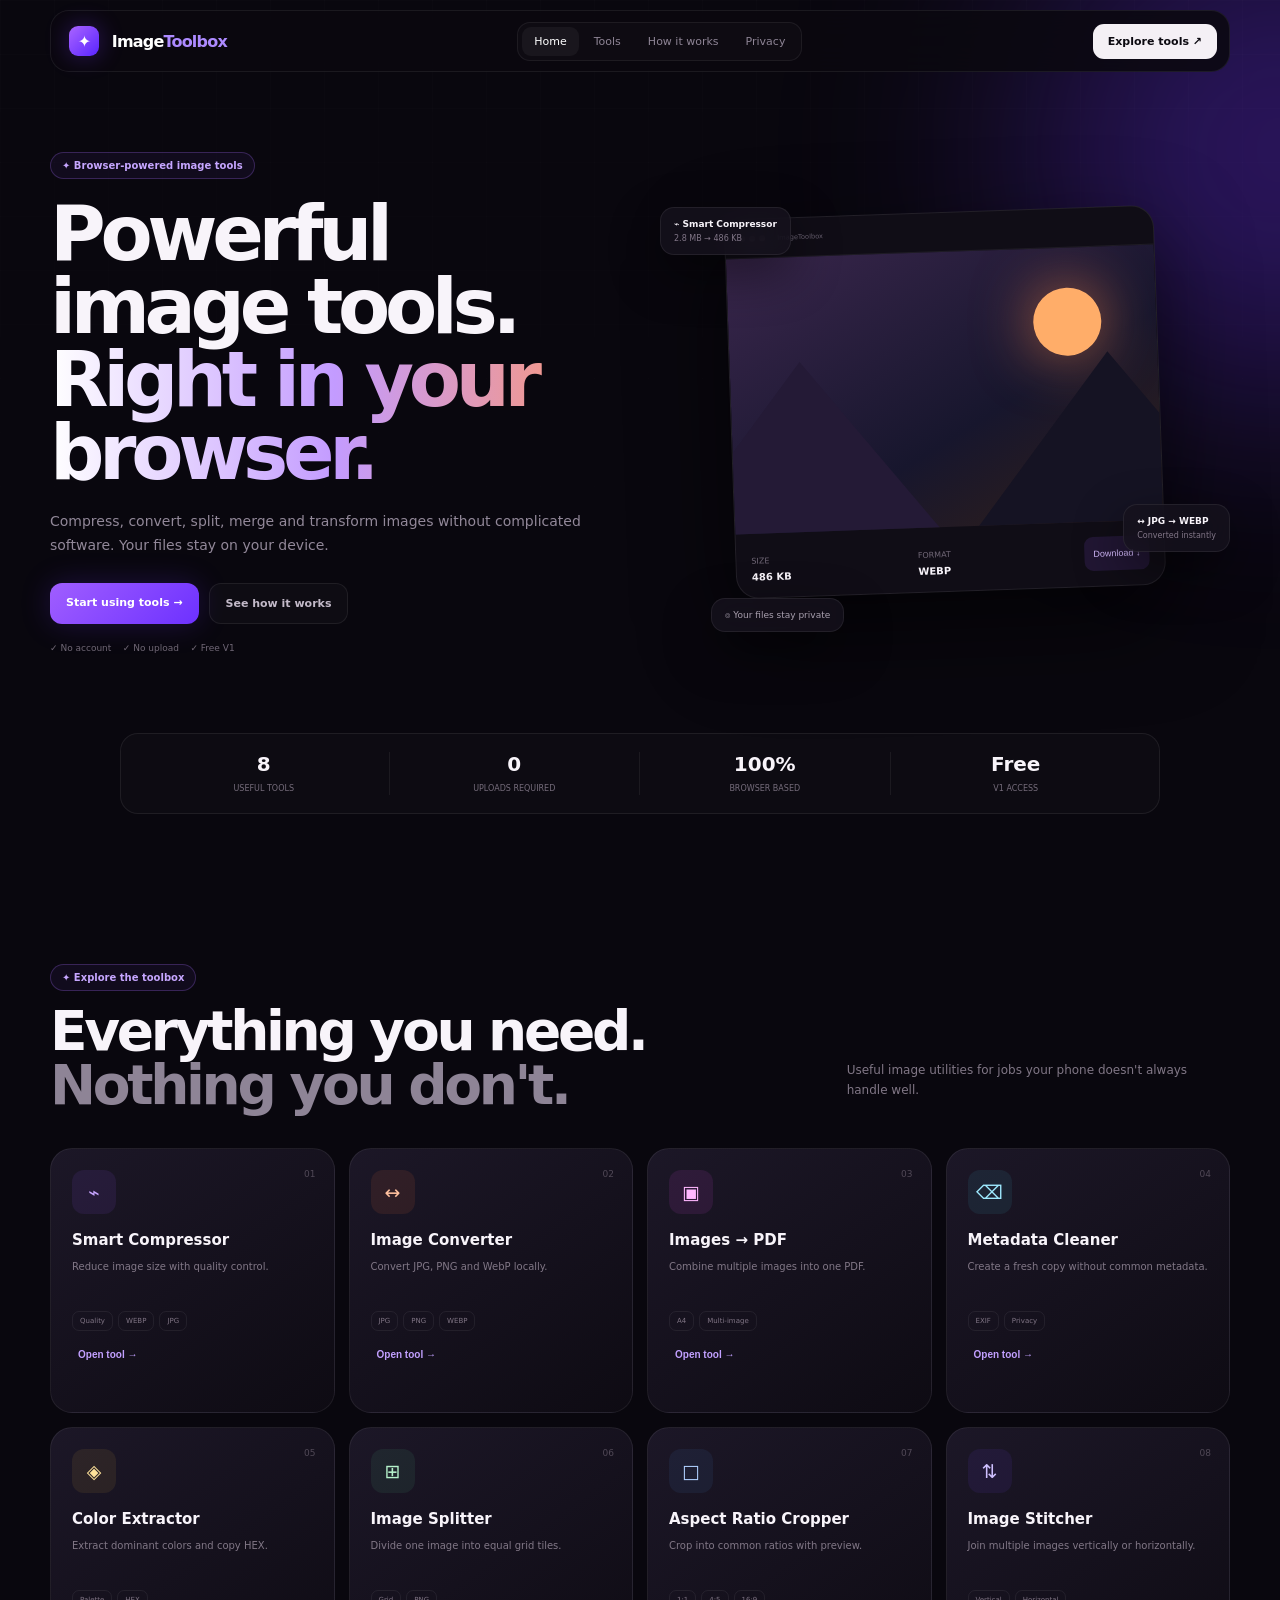
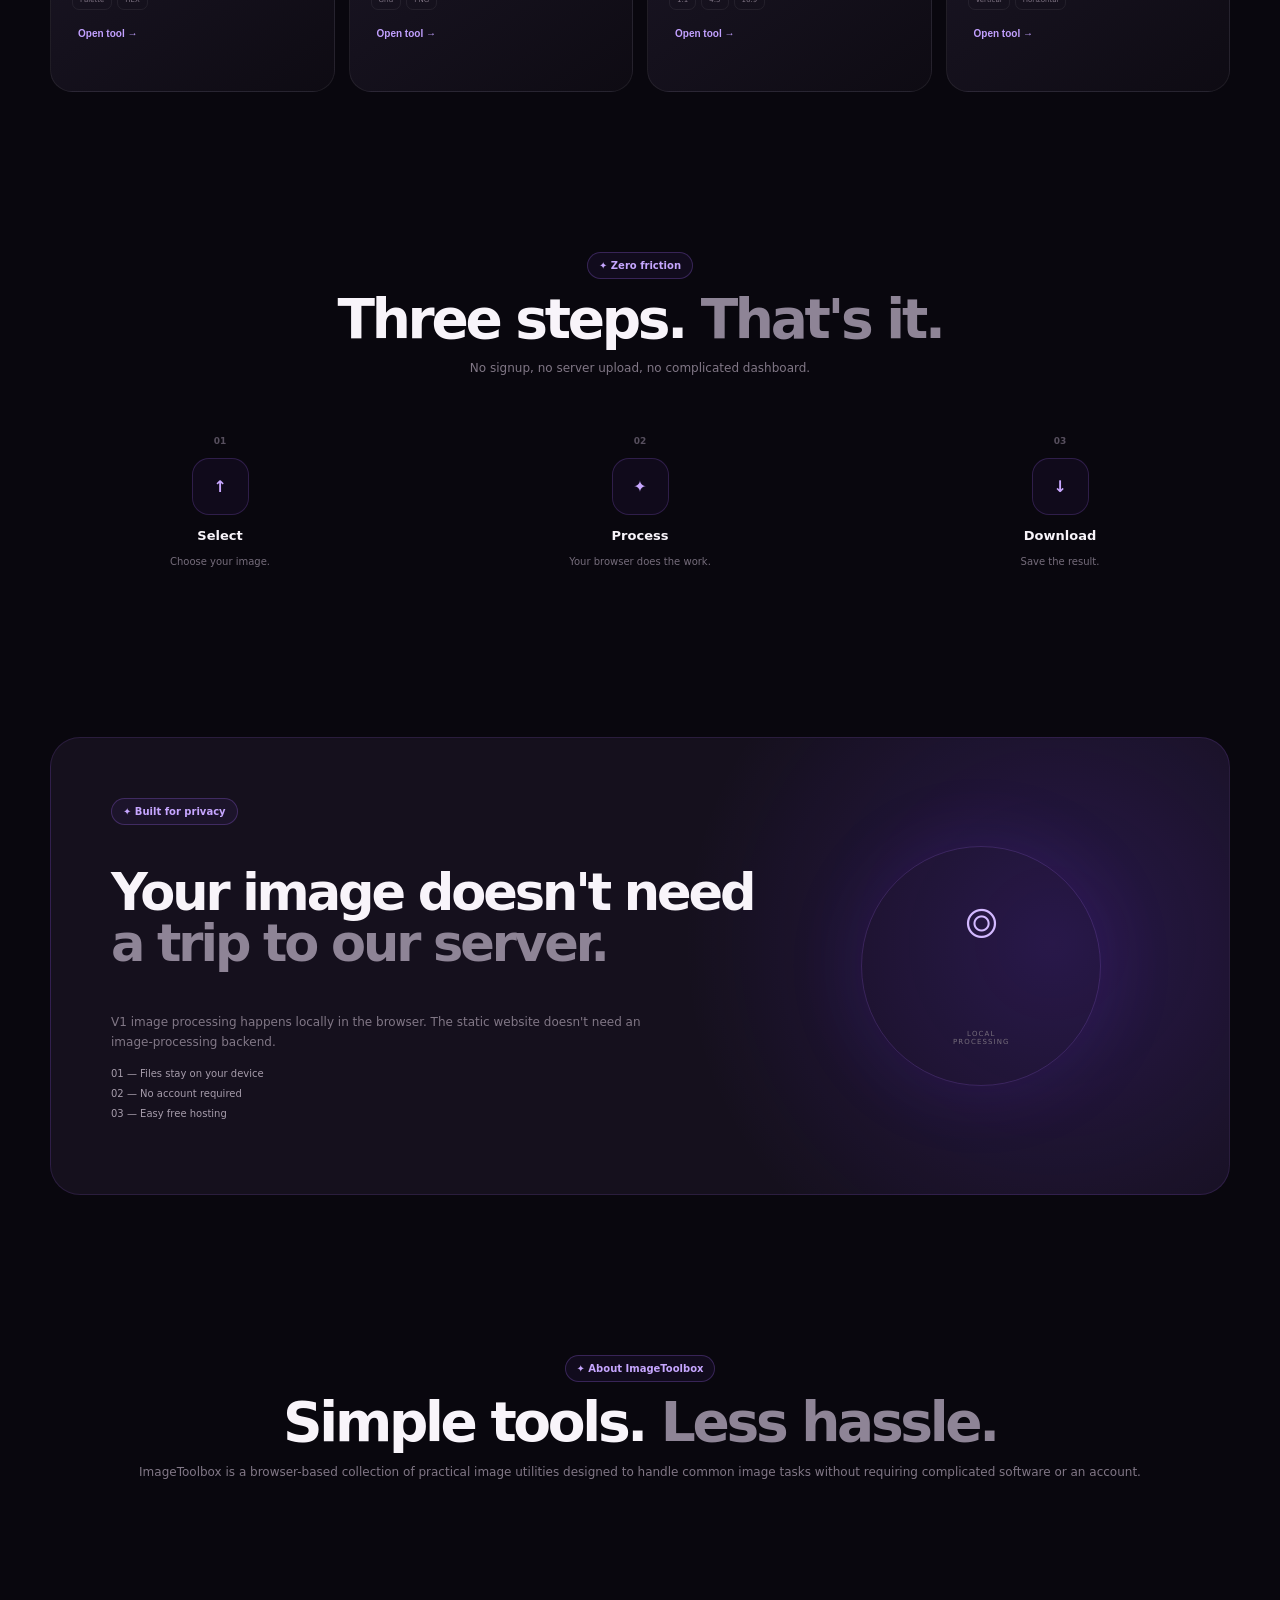
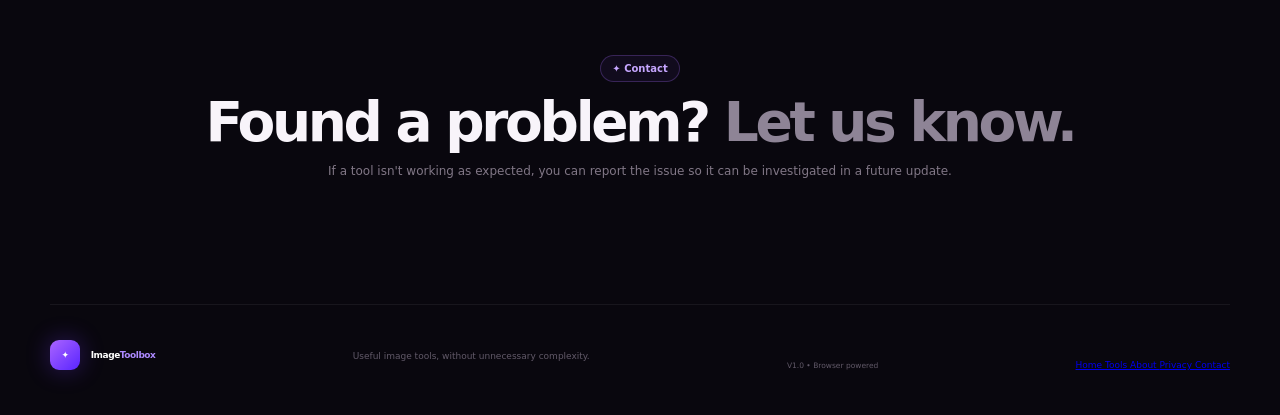
<file: index.html>
<!DOCTYPE html>
<html lang="en">
<head>
  <meta charset="UTF-8">

  <meta name="viewport" content="width=device-width, initial-scale=1.0">

  <meta name="theme-color" content="#09070e">

  <meta
    name="description"
    content="ImageToolbox is a free browser-based image toolkit for compressing, converting, creating PDFs, cleaning metadata, extracting colors, splitting, cropping and stitching images."
  >

  <meta
    name="keywords"
    content="image tools, image compressor, image converter, JPG to PNG, PNG to WEBP, images to PDF, metadata remover, color extractor, image splitter, image cropper, image stitcher"
  >

  <meta name="robots" content="index, follow">

  <meta name="author" content="ImageToolbox">

  <meta name="application-name" content="ImageToolbox">

  <!-- Open Graph / Social Sharing -->
  <meta property="og:type" content="website">
  <meta property="og:title" content="ImageToolbox — Free Browser Image Tools">
  <meta
    property="og:description"
    content="Compress, convert, create PDFs, clean metadata, extract colors, crop, split and stitch images directly in your browser."
  >
  <meta property="og:site_name" content="ImageToolbox">

  <!-- Twitter/X Preview -->
  <meta name="twitter:card" content="summary">
  <meta name="twitter:title" content="ImageToolbox — Free Browser Image Tools">
  <meta
    name="twitter:description"
    content="Free browser-based image tools with local processing."
  >

  <!-- Canonical URL -->
  <!--
    IMPORTANT:
    Replace the URL below with your actual GitHub Pages URL
    if your final URL is different.
  -->
  <link
    rel="canonical"
    href="https://ftmadnessgosip.github.io/imagetoolbox/"
  >

  <title>ImageToolbox — Free Online Image Tools</title>

  <link rel="stylesheet" href="style.css">

  <!-- Prevent search engines from treating old browsers strangely -->
  <meta http-equiv="X-UA-Compatible" content="IE=edge">
</head>

<body>

<header class="navbar">

  <a href="#home" class="logo" aria-label="ImageToolbox Home">
    <span>✦</span> Image<b>Toolbox</b>
  </a>

  <nav aria-label="Main navigation">
    <a href="#home" class="active">Home</a>
    <a href="#tools">Tools</a>
    <a href="#how">How it works</a>
    <a href="#privacy">Privacy</a>
  </nav>

  <a href="#tools" class="nav-button">
    Explore tools ↗
  </a>

  <button
    id="menuButton"
    type="button"
    aria-label="Open navigation menu"
    aria-controls="mobileMenu"
    aria-expanded="false"
  >
    ☰
  </button>

</header>


<div id="mobileMenu">

  <a href="#home">Home</a>
  <a href="#tools">Tools</a>
  <a href="#how">How it works</a>
  <a href="#privacy">Privacy</a>

</div>


<main>

<!-- =========================
     HERO
========================= -->

<section class="hero" id="home">

  <div class="hero-content">

    <div class="badge">
      ✦ Browser-powered image tools
    </div>

    <h1>
      Powerful image tools.
      <span>Right in your browser.</span>
    </h1>

    <p>
      Compress, convert, split, merge and transform images
      without complicated software. Your files stay on your device.
    </p>

    <div class="hero-buttons">

      <a href="#tools" class="primary-button">
        Start using tools →
      </a>

      <a href="#how" class="secondary-button">
        See how it works
      </a>

    </div>

    <div class="trust">
      ✓ No account &nbsp;&nbsp;
      ✓ No upload &nbsp;&nbsp;
      ✓ Free V1
    </div>

  </div>


  <div class="hero-visual">

    <div class="hero-image-card">

      <div class="browser-bar">
        <span></span>
        <span></span>
        <span></span>
        <small>ImageToolbox</small>
      </div>

      <div class="fake-image">
        <div class="sun"></div>
        <div class="mountain mountain-one"></div>
        <div class="mountain mountain-two"></div>
      </div>

      <div class="image-info">

        <div>
          <small>SIZE</small>
          <b>486 KB</b>
        </div>

        <div>
          <small>FORMAT</small>
          <b>WEBP</b>
        </div>

        <button type="button">
          Download ↓
        </button>

      </div>

    </div>


    <div class="floating-card card-one">
      <b>⌁ Smart Compressor</b>
      <small>2.8 MB → 486 KB</small>
    </div>

    <div class="floating-card card-two">
      <b>↔ JPG → WEBP</b>
      <small>Converted instantly</small>
    </div>

    <div class="floating-card card-three">
      ⌾ Your files stay private
    </div>

  </div>

</section>


<!-- =========================
     STATS
========================= -->

<section class="stats" aria-label="ImageToolbox features">

  <div>
    <b>8</b>
    <small>Useful tools</small>
  </div>

  <div>
    <b>0</b>
    <small>Uploads required</small>
  </div>

  <div>
    <b>100%</b>
    <small>Browser based</small>
  </div>

  <div>
    <b>Free</b>
    <small>V1 access</small>
  </div>

</section>


<!-- =========================
     TOOLS
========================= -->

<section class="section" id="tools">

  <div class="section-heading">

    <div>

      <div class="badge">
        ✦ Explore the toolbox
      </div>

      <h2>
        Everything you need.
        <span>Nothing you don't.</span>
      </h2>

    </div>

    <p>
      Useful image utilities for jobs your phone doesn't
      always handle well.
    </p>

  </div>


  <div class="tools-grid">

    <!-- TOOL 01 -->

    <article class="tool-card" data-tool="compress">

      <small class="number">01</small>

      <div class="tool-icon purple">
        ⌁
      </div>

      <h3>
        Smart Compressor
      </h3>

      <p>
        Reduce image size with quality control.
      </p>

      <div class="tags">
        <i>Quality</i>
        <i>WEBP</i>
        <i>JPG</i>
      </div>

      <button type="button">
        Open tool →
      </button>

    </article>


    <!-- TOOL 02 -->

    <article class="tool-card" data-tool="convert">

      <small class="number">02</small>

      <div class="tool-icon orange">
        ↔
      </div>

      <h3>
        Image Converter
      </h3>

      <p>
        Convert JPG, PNG and WebP locally.
      </p>

      <div class="tags">
        <i>JPG</i>
        <i>PNG</i>
        <i>WEBP</i>
      </div>

      <button type="button">
        Open tool →
      </button>

    </article>


    <!-- TOOL 03 -->

    <article class="tool-card" data-tool="pdf">

      <small class="number">03</small>

      <div class="tool-icon pink">
        ▣
      </div>

      <h3>
        Images → PDF
      </h3>

      <p>
        Combine multiple images into one PDF.
      </p>

      <div class="tags">
        <i>A4</i>
        <i>Multi-image</i>
      </div>

      <button type="button">
        Open tool →
      </button>

    </article>


    <!-- TOOL 04 -->

    <article class="tool-card" data-tool="metadata">

      <small class="number">04</small>

      <div class="tool-icon cyan">
        ⌫
      </div>

      <h3>
        Metadata Cleaner
      </h3>

      <p>
        Create a fresh copy without common metadata.
      </p>

      <div class="tags">
        <i>EXIF</i>
        <i>Privacy</i>
      </div>

      <button type="button">
        Open tool →
      </button>

    </article>


    <!-- TOOL 05 -->

    <article class="tool-card" data-tool="colors">

      <small class="number">05</small>

      <div class="tool-icon yellow">
        ◈
      </div>

      <h3>
        Color Extractor
      </h3>

      <p>
        Extract dominant colors and copy HEX.
      </p>

      <div class="tags">
        <i>Palette</i>
        <i>HEX</i>
      </div>

      <button type="button">
        Open tool →
      </button>

    </article>


    <!-- TOOL 06 -->

    <article class="tool-card" data-tool="split">

      <small class="number">06</small>

      <div class="tool-icon green">
        ⊞
      </div>

      <h3>
        Image Splitter
      </h3>

      <p>
        Divide one image into equal grid tiles.
      </p>

      <div class="tags">
        <i>Grid</i>
        <i>PNG</i>
      </div>

      <button type="button">
        Open tool →
      </button>

    </article>


    <!-- TOOL 07 -->

    <article class="tool-card" data-tool="ratio">

      <small class="number">07</small>

      <div class="tool-icon blue">
        □
      </div>

      <h3>
        Aspect Ratio Cropper
      </h3>

      <p>
        Crop into common ratios with preview.
      </p>

      <div class="tags">
        <i>1:1</i>
        <i>4:5</i>
        <i>16:9</i>
      </div>

      <button type="button">
        Open tool →
      </button>

    </article>


    <!-- TOOL 08 -->

    <article class="tool-card" data-tool="stitch">

      <small class="number">08</small>

      <div class="tool-icon violet">
        ⇅
      </div>

      <h3>
        Image Stitcher
      </h3>

      <p>
        Join multiple images vertically or horizontally.
      </p>

      <div class="tags">
        <i>Vertical</i>
        <i>Horizontal</i>
      </div>

      <button type="button">
        Open tool →
      </button>

    </article>

  </div>

</section>


<!-- =========================
     HOW IT WORKS
========================= -->

<section class="section how" id="how">

  <div class="center">

    <div class="badge">
      ✦ Zero friction
    </div>

    <h2>
      Three steps.
      <span>That's it.</span>
    </h2>

    <p>
      No signup, no server upload, no complicated dashboard.
    </p>

  </div>


  <div class="steps">

    <div>
      <b>01</b>
      <strong>↑</strong>

      <h3>
        Select
      </h3>

      <p>
        Choose your image.
      </p>
    </div>


    <hr>


    <div>
      <b>02</b>
      <strong>✦</strong>

      <h3>
        Process
      </h3>

      <p>
        Your browser does the work.
      </p>
    </div>


    <hr>


    <div>
      <b>03</b>
      <strong>↓</strong>

      <h3>
        Download
      </h3>

      <p>
        Save the result.
      </p>
    </div>

  </div>

</section>


<!-- =========================
     PRIVACY
========================= -->

<section class="section" id="privacy">

  <div class="privacy">

    <div>

      <div class="badge">
        ✦ Built for privacy
      </div>

      <h2>
        Your image doesn't need
        <span>a trip to our server.</span>
      </h2>

      <p>
        V1 image processing happens locally in the browser.
        The static website doesn't need an image-processing backend.
      </p>

      <ul>
        <li>
          01 — Files stay on your device
        </li>

        <li>
          02 — No account required
        </li>

        <li>
          03 — Easy free hosting
        </li>
      </ul>

    </div>


    <div
      class="shield"
      aria-label="Local processing"
    >
      ⌾

      <small>
        LOCAL<br>
        PROCESSING
      </small>

    </div>

  </div>

</section>


<!-- =========================
     ABOUT
========================= -->

<section class="section" id="about">

  <div class="center">

    <div class="badge">
      ✦ About ImageToolbox
    </div>

    <h2>
      Simple tools.
      <span>Less hassle.</span>
    </h2>

    <p>
      ImageToolbox is a browser-based collection of practical
      image utilities designed to handle common image tasks
      without requiring complicated software or an account.
    </p>

  </div>

</section>


<!-- =========================
     CONTACT
========================= -->

<section class="section" id="contact">

  <div class="center">

    <div class="badge">
      ✦ Contact
    </div>

    <h2>
      Found a problem?
      <span>Let us know.</span>
    </h2>

    <p>
      If a tool isn't working as expected, you can report the
      issue so it can be investigated in a future update.
    </p>

  </div>

</section>

</main>


<!-- =========================
     FOOTER
========================= -->

<footer>

  <a href="#home" class="logo" aria-label="ImageToolbox Home">
    <span>✦</span> Image<b>Toolbox</b>
  </a>

  <p>
    Useful image tools, without unnecessary complexity.
  </p>

  <small>
    V1.0 • Browser powered
  </small>

  <div class="footer-links">

    <a href="#home">
      Home
    </a>

    <a href="#tools">
      Tools
    </a>

    <a href="#about">
      About
    </a>

    <a href="#privacy">
      Privacy
    </a>

    <a href="#contact">
      Contact
    </a>

  </div>

</footer>


<!-- =========================
     TOOL MODAL
========================= -->

<div
  id="toolModal"
  class="modal"
  aria-hidden="true"
>

  <div class="modal-box">

    <button
      id="closeModal"
      class="close-button"
      type="button"
      aria-label="Close tool"
    >
      ×
    </button>

    <div id="toolApp"></div>

  </div>

</div>


<!-- Toast notification -->

<div
  id="toast"
  role="status"
  aria-live="polite"
></div>


<!-- Main JavaScript -->

<script src="script.js"></script>

</body>
        </html>
</file>
<file: style.css>
*{
  box-sizing:border-box;
}

html{
  scroll-behavior:smooth;
}

body{
  margin:0;
  background:#09070e;
  color:#f8f4fa;
  font-family:Inter,system-ui,-apple-system,BlinkMacSystemFont,"Segoe UI",sans-serif;
  overflow-x:hidden;
}

body:before{
  content:"";
  position:fixed;
  inset:0;
  pointer-events:none;
  background:
    linear-gradient(#ffffff03 1px,transparent 1px),
    linear-gradient(90deg,#ffffff03 1px,transparent 1px);
  background-size:54px 54px;
  mask-image:linear-gradient(#000,transparent 75%);
}

body:after{
  content:"";
  position:fixed;
  width:500px;
  height:500px;
  right:-250px;
  top:-100px;
  border-radius:50%;
  background:#7134ff55;
  filter:blur(120px);
  z-index:-1;
}


/* NAV */

.navbar{
  position:sticky;
  top:10px;
  z-index:50;

  width:min(1180px,calc(100% - 28px));
  min-height:62px;

  margin:10px auto 0;
  padding:8px 12px 8px 18px;

  display:flex;
  align-items:center;
  justify-content:space-between;

  border:1px solid #ffffff12;
  border-radius:19px;

  background:#0b0910dd;
  backdrop-filter:blur(20px);
}

.logo{
  color:#fff;
  text-decoration:none;
  font-weight:850;
  letter-spacing:-.05em;
}

.logo span{
  display:inline-grid;
  place-items:center;

  width:30px;
  height:30px;

  margin-right:8px;

  border-radius:9px;

  background:linear-gradient(
    135deg,
    #aa64ff,
    #5925ff
  );

  box-shadow:0 0 25px #7137ff55;
}

.logo b{
  color:#ad8aff;
}

nav{
  display:flex;
  gap:3px;

  padding:4px;

  border:1px solid #ffffff10;
  border-radius:13px;

  background:#ffffff05;
}

nav a{
  color:#8e8495;
  text-decoration:none;

  padding:8px 12px;

  border-radius:9px;

  font-size:11px;
}

nav a:hover,
nav .active{
  background:#ffffff0c;
  color:white;
}

.nav-button{
  color:#0b0910;
  text-decoration:none;

  padding:11px 15px;

  background:#f4f0f5;

  border-radius:11px;

  font-size:11px;
  font-weight:800;
}

#menuButton{
  display:none;

  width:40px;
  height:40px;

  border:1px solid #ffffff15;
  border-radius:10px;

  background:#ffffff09;
  color:#fff;

  font-size:17px;
}

#mobileMenu{
  display:none;
}


/* HERO */

.hero{
  width:min(1180px,calc(100% - 28px));
  min-height:640px;

  margin:auto;

  display:grid;
  grid-template-columns:1fr 1fr;

  align-items:center;

  gap:40px;

  padding:80px 0;
}

.badge{
  display:inline-block;

  padding:7px 11px;

  border:1px solid #a86cff42;
  border-radius:99px;

  background:#8d4cff10;

  color:#c6a6ff;

  font-size:10px;
  font-weight:750;
}

.hero h1{
  max-width:750px;

  margin:19px 0;

  font-size:clamp(45px,6vw,76px);

  line-height:.96;

  letter-spacing:-.07em;
}

.hero h1 span{
  display:block;

  background:linear-gradient(
    90deg,
    #fff,
    #c39bff,
    #ff976a
  );

  color:transparent;

  -webkit-background-clip:text;
  background-clip:text;
}

.hero p{
  max-width:550px;

  color:#928899;

  font-size:14px;

  line-height:1.75;
}

.hero-buttons{
  display:flex;
  gap:10px;

  margin-top:25px;

  flex-wrap:wrap;
}

.primary-button,
.secondary-button{
  padding:13px 16px;

  border-radius:12px;

  text-decoration:none;

  font-size:11px;
  font-weight:800;
}

.primary-button{
  background:linear-gradient(
    135deg,
    #a05eff,
    #6d31ff
  );

  color:white;

  box-shadow:0 0 30px #7033ff35;
}

.secondary-button{
  border:1px solid #ffffff12;

  color:#c3bac9;

  background:#ffffff06;
}

.trust{
  margin-top:19px;

  color:#706776;

  font-size:9px;
}


/* HERO VISUAL */

.hero-visual{
  height:500px;

  position:relative;

  display:grid;
  place-items:center;
}

.hero-image-card{
  width:min(430px,84%);

  overflow:hidden;

  border:1px solid #ffffff14;

  border-radius:23px;

  background:#100d16;

  transform:rotate(-2deg);

  box-shadow:
    0 35px 90px #0009;
}

.browser-bar{
  height:39px;

  display:flex;
  align-items:center;

  gap:4px;

  padding:0 14px;

  border-bottom:1px solid #ffffff10;

  color:#686070;

  font-size:8px;
}

.browser-bar span{
  width:6px;
  height:6px;

  border-radius:50%;

  background:#6b6370;
}

.browser-bar small{
  margin-left:8px;
}

.fake-image{
  height:275px;

  position:relative;

  overflow:hidden;

  background:
    linear-gradient(
      150deg,
      #39264c,
      #17162d 60%,
      #332017
    );
}

.sun{
  position:absolute;

  width:68px;
  height:68px;

  right:55px;
  top:40px;

  border-radius:50%;

  background:#ffad69;

  box-shadow:0 0 60px #ff8a48aa;
}

.mountain{
  position:absolute;

  bottom:-20px;

  width:0;
  height:0;

  border-left:150px solid transparent;
  border-right:150px solid transparent;

  border-bottom:190px solid #241a36;
}

.mountain-one{
  left:-80px;
}

.mountain-two{
  right:-100px;
  border-bottom-color:#151323;
}

.image-info{
  display:grid;

  grid-template-columns:1fr 1fr auto;

  gap:12px;

  padding:15px;
}

.image-info small{
  color:#716877;
  font-size:8px;
}

.image-info b{
  display:block;

  margin-top:4px;

  font-size:10px;
}

.image-info button{
  border:0;

  border-radius:9px;

  background:#9658ff20;

  color:#d6bcff;

  font-size:9px;

  padding:9px;
}

.floating-card{
  position:absolute;

  padding:11px 13px;

  border:1px solid #ffffff12;

  border-radius:14px;

  background:#16121dcc;

  backdrop-filter:blur(15px);

  box-shadow:0 18px 50px #0007;

  font-size:9px;
}

.floating-card small{
  display:block;

  color:#817687;

  margin-top:5px;

  font-size:8px;
}

.card-one{
  top:55px;
  left:0;
}

.card-two{
  right:0;
  bottom:100px;
}

.card-three{
  left:9%;
  bottom:20px;

  color:#a9a0af;
}


/* STATS */

.stats{
  width:min(1040px,calc(100% - 28px));

  margin:0 auto 70px;

  padding:18px;

  display:grid;

  grid-template-columns:repeat(4,1fr);

  border:1px solid #ffffff12;

  border-radius:18px;

  background:#ffffff05;
}

.stats div{
  text-align:center;

  border-right:1px solid #ffffff10;
}

.stats div:last-child{
  border:0;
}

.stats b{
  display:block;
  font-size:20px;
}

.stats small{
  color:#756c7b;

  font-size:8px;

  text-transform:uppercase;
}


/* SECTIONS */

.section{
  width:min(1180px,calc(100% - 28px));

  margin:auto;

  padding:80px 0;
}

.section-heading{
  display:grid;

  grid-template-columns:1fr .5fr;

  align-items:end;

  gap:30px;

  margin-bottom:35px;
}

.section-heading h2,
.center h2{
  margin:14px 0 0;

  font-size:clamp(35px,5vw,55px);

  line-height:.98;

  letter-spacing:-.06em;
}

.section-heading h2 span,
.center h2 span,
.privacy h2 span{
  color:#8e8496;
}

.section-heading>p,
.center>p{
  color:#817786;

  font-size:12px;

  line-height:1.7;
}


/* TOOLS */

.tools-grid{
  display:grid;

  grid-template-columns:repeat(4,1fr);

  gap:14px;
}

.tool-card{
  position:relative;

  min-height:265px;

  padding:21px;

  border:1px solid #ffffff12;

  border-radius:22px;

  background:
    linear-gradient(
      145deg,
      #1c1727,
      #0e0b13
    );

  transition:.22s;
}

.tool-card:hover{
  transform:translateY(-5px);

  border-color:#a86cff45;

  box-shadow:0 25px 55px #0006;
}

.number{
  position:absolute;

  right:18px;
  top:20px;

  color:#514957;

  font-size:9px;
}

.tool-icon{
  width:44px;
  height:44px;

  display:grid;
  place-items:center;

  margin-bottom:17px;

  border-radius:12px;

  font-size:19px;
}

.purple{
  background:#9657ff18;
  color:#c7a5ff;
}

.orange{
  background:#ff763818;
  color:#ffc19f;
}

.pink{
  background:#ed4bff17;
  color:#ffb7ff;
}

.cyan{
  background:#4adfff13;
  color:#9feaff;
}

.yellow{
  background:#ffc83f14;
  color:#ffe39a;
}

.green{
  background:#61e69a14;
  color:#b5f2cb;
}

.blue{
  background:#4f9aff13;
  color:#afd0ff;
}

.violet{
  background:#7447ff16;
  color:#cfc0ff;
}

.tool-card h3{
  margin:0;

  font-size:15px;
}

.tool-card p{
  min-height:42px;

  color:#817786;

  font-size:10px;

  line-height:1.6;
}

.tags{
  display:flex;

  gap:5px;

  flex-wrap:wrap;
}

.tags i{
  padding:5px 7px;

  border:1px solid #ffffff10;

  border-radius:7px;

  color:#807585;

  font-size:7px;

  font-style:normal;
}

.tool-card button{
  margin-top:17px;

  border:0;

  background:none;

  color:#c2a0ff;

  font-size:10px;

  font-weight:800;

  cursor:pointer;
}


/* HOW */

.center{
  text-align:center;
}

.steps{
  display:grid;

  grid-template-columns:1fr 80px 1fr 80px 1fr;

  align-items:center;

  margin-top:50px;
}

.steps div{
  text-align:center;
}

.steps b{
  color:#574f5e;

  font-size:9px;
}

.steps strong{
  width:57px;
  height:57px;

  display:grid;
  place-items:center;

  margin:10px auto;

  border:1px solid #a86cff35;

  border-radius:17px;

  background:#8d4cff0e;

  color:#c8a7ff;
}

.steps h3{
  font-size:13px;
}

.steps p{
  color:#756c7b;

  font-size:10px;
}

.steps hr{
  height:1px;

  border:0;

  background:
    linear-gradient(
      90deg,
      transparent,
      #a86cff55,
      transparent
    );
}


/* PRIVACY */

.privacy{
  min-height:430px;

  padding:60px;

  display:grid;

  grid-template-columns:1fr .55fr;

  align-items:center;

  border:1px solid #a86cff24;

  border-radius:30px;

  background:
    radial-gradient(
      circle at 85% 45%,
      #7738ff32,
      transparent 23rem
    ),
    #15101d;
}

.privacy h2{
  font-size:clamp(34px,4vw,51px);

  line-height:1;

  letter-spacing:-.06em;
}

.privacy p{
  max-width:530px;

  color:#817786;

  font-size:12px;

  line-height:1.7;
}

.privacy ul{
  padding:0;

  list-style:none;

  color:#a69cab;

  font-size:10px;

  line-height:2;
}

.shield{
  width:240px;
  height:240px;

  justify-self:center;

  display:grid;
  place-items:center;

  border:1px solid #a86cff33;

  border-radius:50%;

  color:#d3b9ff;

  font-size:55px;

  box-shadow:0 0 80px #7335ff22;
}

.shield small{
  text-align:center;

  color:#766d7b;

  font-size:7px;

  letter-spacing:.16em;
}


/* FOOTER */

footer{
  width:min(1180px,calc(100% - 28px));

  margin:30px auto 0;

  padding:35px 0 45px;

  display:flex;

  justify-content:space-between;

  align-items:end;

  border-top:1px solid #ffffff10;

  color:#615968;

  font-size:9px;
}


/* MODAL */

.modal{
  display:none;

  position:fixed;

  inset:0;

  z-index:100;

  padding:15px;

  align-items:center;
  justify-content:center;

  background:#000c;

  backdrop-filter:blur(10px);
}

.modal.open{
  display:flex;
}

.modal-box{
  position:relative;

  width:min(780px,100%);

  max-height:92vh;

  overflow:auto;

  border:1px solid #ffffff18;

  border-radius:24px;

  background:#100d15;

  box-shadow:0 35px 100px #000;
}

.close-button{
  position:absolute;

  right:13px;
  top:13px;

  z-index:5;

  width:34px;
  height:34px;

  border:1px solid #ffffff18;

  border-radius:10px;

  background:#ffffff0b;

  color:white;

  font-size:20px;

  cursor:pointer;
}


/* TOOL UI */

.tool-ui{
  padding:30px;
}

.tool-ui h2{
  margin:0;

  font-size:28px;

  letter-spacing:-.04em;
}

.tool-ui>p{
  margin:8px 0 23px;

  color:#8d8392;

  font-size:11px;
}

.drop-zone{
  border:1px dashed #a86cff5c;

  border-radius:18px;

  padding:18px;

  background:#8d4cff09;
}

.file-label{
  display:block;

  cursor:pointer;
}

.file-label input{
  display:none;
}

.pick-button{
  display:inline-block;

  padding:11px 15px;

  border-radius:10px;

  background:#9657ff;

  color:white;

  font-size:10px;

  font-weight:800;
}

.preview-area{
  display:flex;

  gap:10px;

  flex-wrap:wrap;

  margin-top:15px;
}

.empty-preview{
  color:#716877;

  font-size:9px;
}

.thumb{
  position:relative;

  width:120px;

  padding:6px;

  border:1px solid #ffffff12;

  border-radius:12px;

  background:#0b0910;
}

.thumb img{
  display:block;

  width:100%;
  height:85px;

  object-fit:contain;

  border-radius:8px;

  background:#17131e;
}

.thumb span{
  display:block;

  margin-top:5px;

  overflow:hidden;

  white-space:nowrap;

  text-overflow:ellipsis;

  color:#817786;

  font-size:8px;
}

.remove-image{
  position:absolute;

  right:8px;
  top:8px;

  width:20px;
  height:20px;

  border:0;

  border-radius:50%;

  background:#000c;

  color:white;

  cursor:pointer;
}


/* CONTROLS */

.controls{
  display:grid;

  gap:12px;

  margin-top:15px;
}

.control{
  padding:13px;

  border:1px solid #ffffff10;

  border-radius:13px;

  background:#ffffff05;
}

.control label{
  display:flex;

  justify-content:space-between;

  margin-bottom:8px;

  color:#a79cab;

  font-size:9px;
}

.control input[type="range"]{
  width:100%;
}

.control select{
  width:100%;

  padding:10px;

  border:1px solid #ffffff18;

  border-radius:9px;

  outline:none;

  background:#0b0910;

  color:#ddd;

  font-size:10px;
}

.action-button{
  width:100%;

  padding:12px;

  margin-top:14px;

  border:0;

  border-radius:11px;

  background:
    linear-gradient(
      135deg,
      #a15eff,
      #7132ff
    );

  color:white;

  font-size:10px;

  font-weight:800;

  cursor:pointer;
}

.action-button:disabled{
  opacity:.45;

  cursor:not-allowed;
}


/* RESULTS */

.result{
  margin-top:17px;

  padding:13px;

  border:1px solid #ffffff10;

  border-radius:13px;

  background:#ffffff04;
}

.result-image,
.result canvas{
  display:block;

  max-width:100%;

  max-height:400px;

  margin:auto;

  border-radius:9px;
}

.result-info{
  color:#aaa0ad;

  font-size:9px;

  line-height:1.7;
}


/* PALETTE */

.palette{
  display:flex;

  gap:8px;

  flex-wrap:wrap;
}

.swatch{
  width:100px;
  height:70px;

  display:flex;

  align-items:end;

  padding:7px;

  border:0;

  border-radius:11px;

  color:white;

  text-shadow:0 1px 3px #000;

  cursor:pointer;
}


/* PDF PREVIEW */

.pdf-list{
  display:grid;

  gap:8px;

  margin-top:15px;
}

.pdf-item{
  display:flex;

  align-items:center;

  gap:10px;

  padding:8px;

  border:1px solid #ffffff10;

  border-radius:10px;

  background:#ffffff04;
}

.pdf-item img{
  width:60px;
  height:50px;

  object-fit:contain;

  border-radius:6px;

  background:#08070c;
}

.pdf-item span{
  flex:1;

  overflow:hidden;

  white-space:nowrap;

  text-overflow:ellipsis;

  color:#aaa0ad;

  font-size:9px;
}


/* TOAST */

#toast{
  position:fixed;

  z-index:200;

  left:50%;
  bottom:24px;

  transform:translate(-50%,25px);

  opacity:0;

  padding:11px 15px;

  border:1px solid #a86cff44;

  border-radius:11px;

  background:#17121ef5;

  color:#eee;

  font-size:10px;

  transition:.2s;
}

#toast.show{
  opacity:1;

  transform:translate(-50%,0);
}


/* MOBILE */

@media(max-width:900px){

  nav,
  .nav-button{
    display:none;
  }

  #menuButton{
    display:block;
  }

  #mobileMenu.open{
    display:grid;

    position:fixed;

    z-index:45;

    top:76px;
    left:14px;
    right:14px;

    padding:8px;

    border:1px solid #ffffff12;

    border-radius:15px;

    background:#0d0a12f5;

    backdrop-filter:blur(20px);
  }

  #mobileMenu a{
    padding:12px;

    color:#bcb3c2;

    text-decoration:none;

    font-size:11px;
  }

  .hero{
    grid-template-columns:1fr;

    padding-top:55px;
  }

  .hero-content{
    text-align:center;
  }

  .hero p{
    margin:auto;
  }

  .hero-buttons{
    justify-content:center;
  }

  .hero-visual{
    height:430px;
  }

  .tools-grid{
    grid-template-columns:repeat(2,1fr);
  }

  .section-heading{
    grid-template-columns:1fr;
  }

  .privacy{
    grid-template-columns:1fr;

    padding:40px 28px;
  }

  .shield{
    margin-top:30px;
  }

  .steps{
    grid-template-columns:1fr 50px 1fr 50px 1fr;
  }

}


@media(max-width:600px){

  .hero h1{
    font-size:43px;
  }

  .hero-visual{
    height:390px;
  }

  .hero-image-card{
    width:90%;
  }

  .floating-card{
    padding:8px;
  }

  .card-one{
    left:-2px;
    top:30px;
  }

  .card-two{
    right:-2px;
    bottom:75px;
  }

  .card-three{
    left:4%;
    bottom:5px;
  }

  .stats{
    grid-template-columns:repeat(2,1fr);

    gap:14px;
  }

  .stats div:nth-child(2){
    border:0;
  }

  .stats div:nth-child(-n+2){
    padding-bottom:12px;

    border-bottom:1px solid #ffffff10;
  }

  .tools-grid{
    grid-template-columns:1fr;
  }

  .section{
    padding:60px 0;
  }

  .steps{
    display:block;
  }

  .steps>div{
    margin:25px 0;
  }

  .steps hr{
    width:1px;
    height:25px;
  }

  .privacy{
    border-radius:23px;

    padding:30px 20px;
  }

  footer{
    display:block;
  }

  .modal-box{
    border-radius:19px;
  }

  .tool-ui{
    padding:23px;
  }

  .thumb{
    width:105px;
  }

}
</file>
